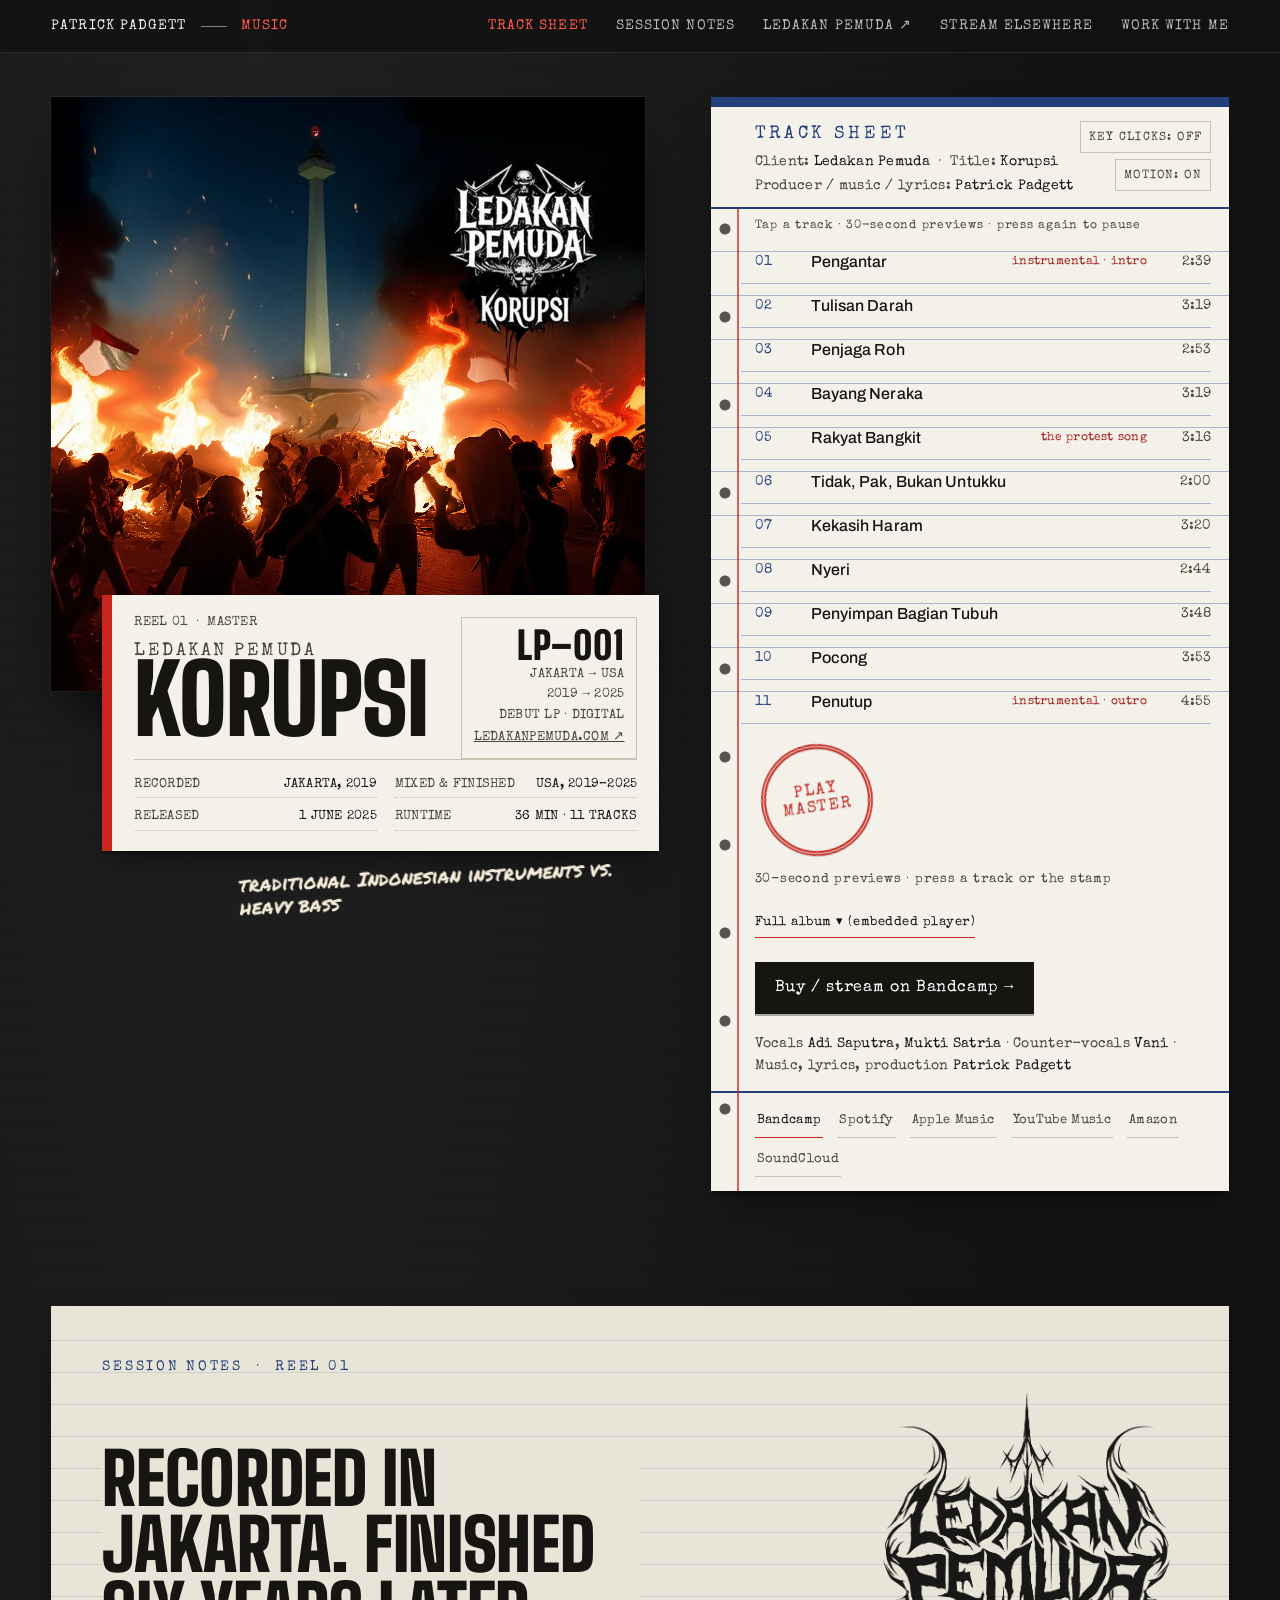
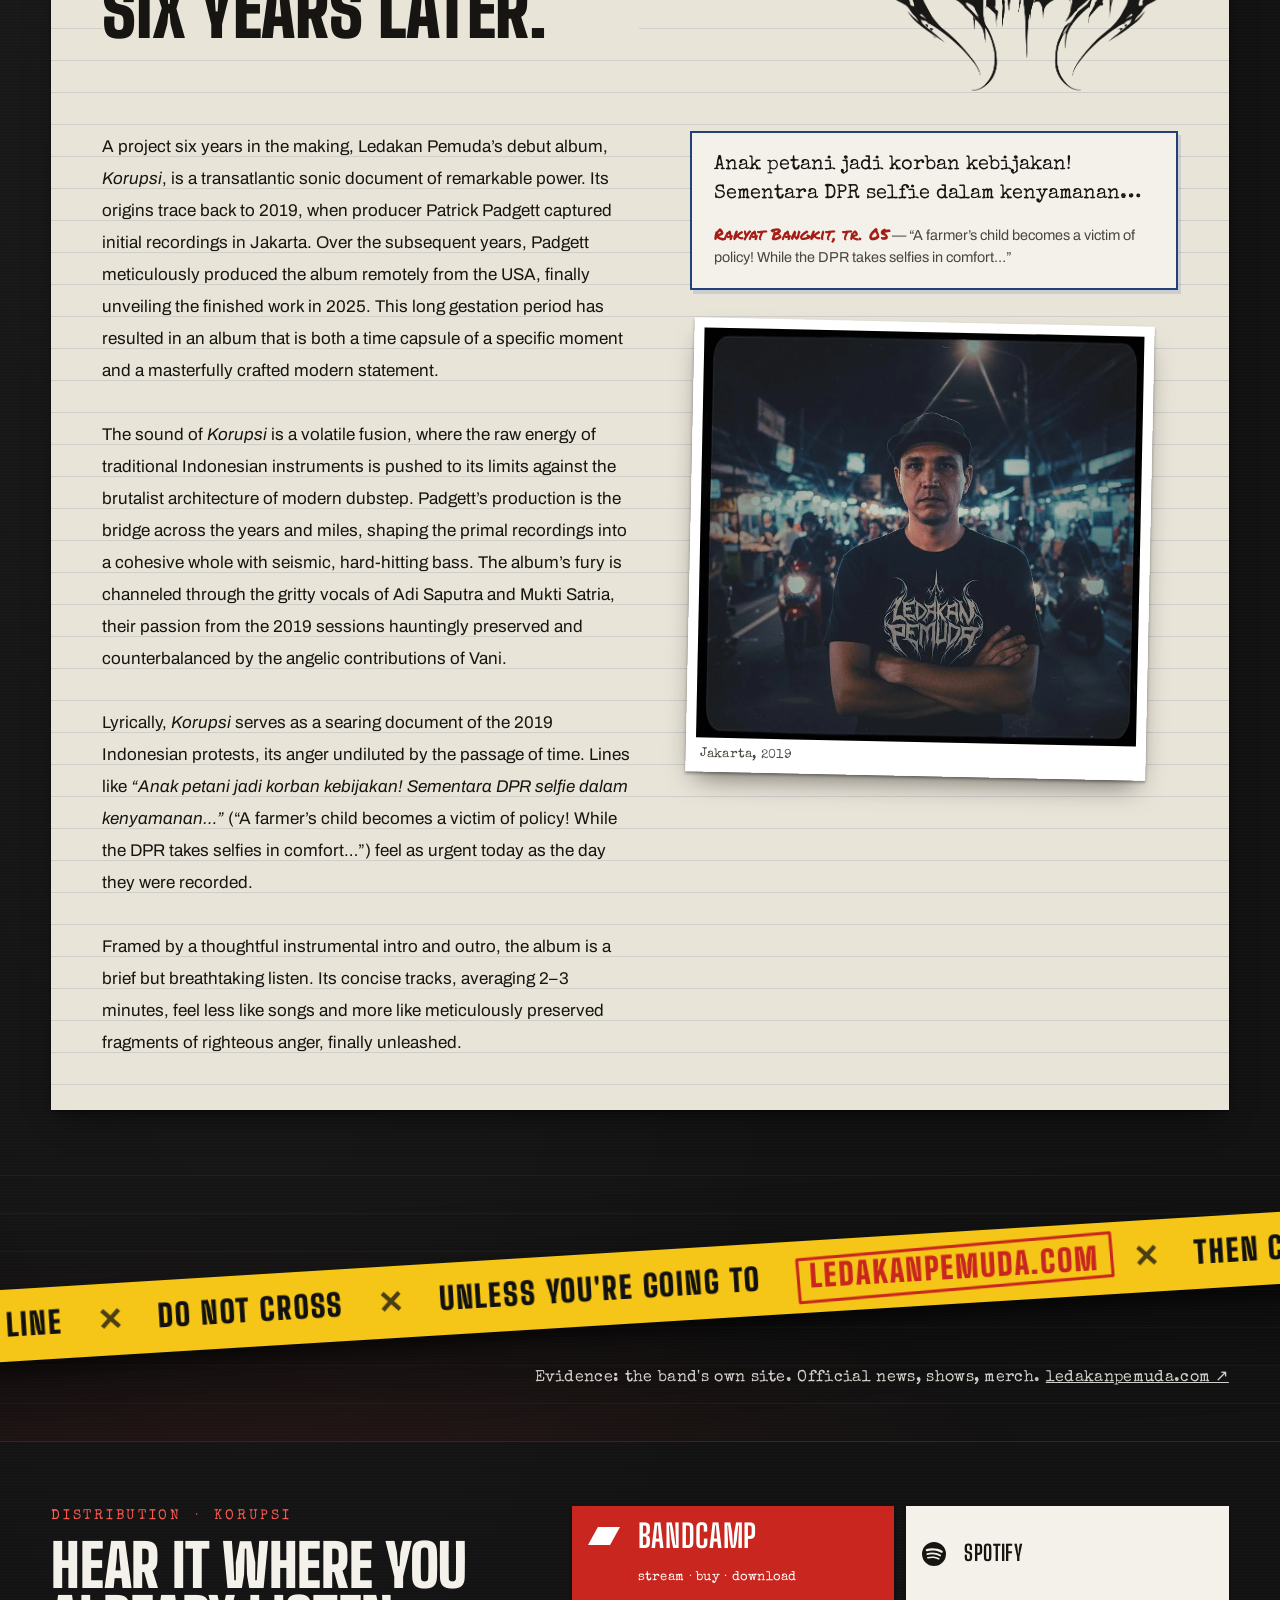
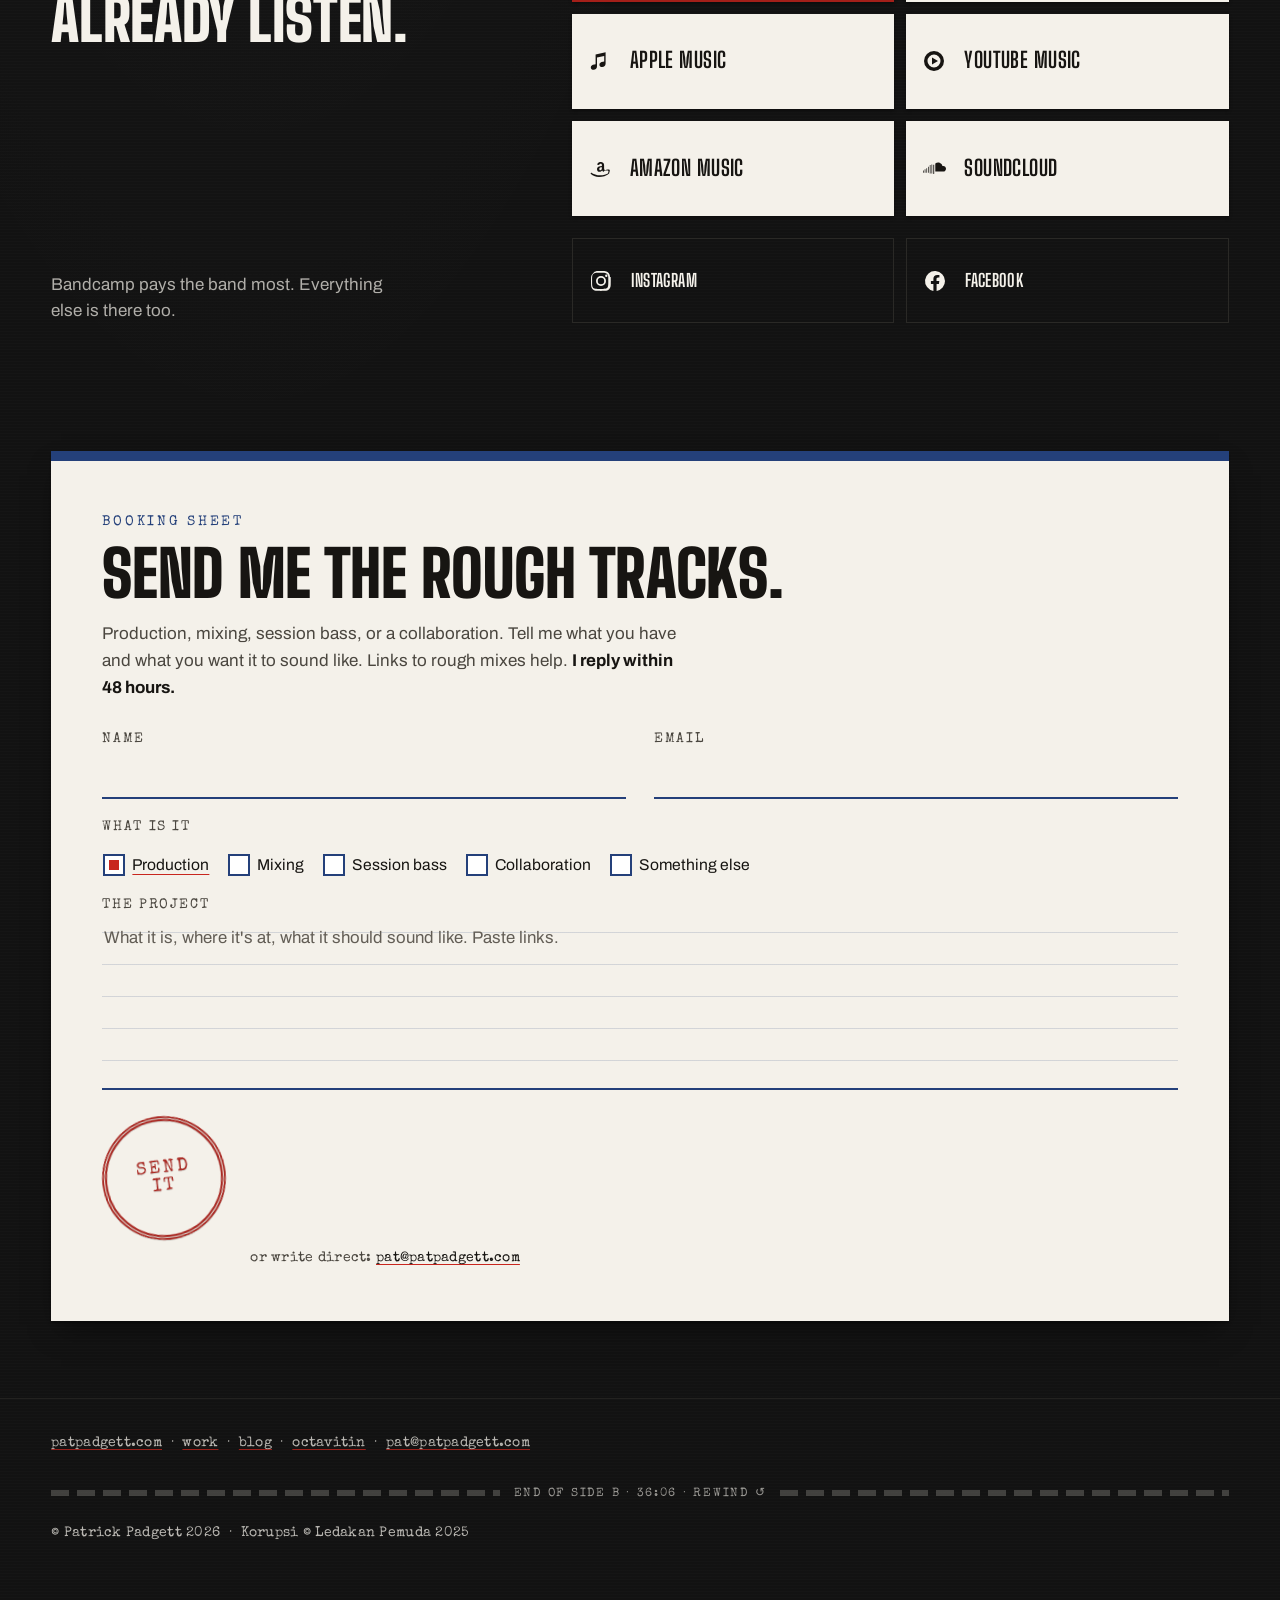
<file: index.html>
<!DOCTYPE html>
<html lang="en">
<head>
<!-- Hotjar Tracking Code for music.patpadgett.com -->
<script>
    (function(h,o,t,j,a,r){
        h.hj=h.hj||function(){(h.hj.q=h.hj.q||[]).push(arguments)};
        h._hjSettings={hjid:6780886,hjsv:6};
        a=o.getElementsByTagName('head')[0];
        r=o.createElement('script');r.async=1;
        r.src=t+h._hjSettings.hjid+j+h._hjSettings.hjsv;
        a.appendChild(r);
    })(window,document,'https://static.hotjar.com/c/hotjar-','.js?sv=');
</script>
<meta charset="utf-8">
<meta name="viewport" content="width=device-width, initial-scale=1">
<title>Patrick Padgett — Music · Korupsi by Ledakan Pemuda</title>
<meta name="description" content="Korupsi by Ledakan Pemuda, produced by Patrick Padgett. Recorded in Jakarta 2019, finished 2025. Traditional Indonesian instruments against heavy bass. 11 tracks.">
<meta property="og:title" content="Patrick Padgett — Music">
<meta property="og:description" content="Korupsi by Ledakan Pemuda. Recorded in Jakarta, 2019. Finished six years later.">
<meta property="og:image" content="https://music.patpadgett.com/assets/img/og.jpg">
<meta property="og:type" content="music.album">
<meta name="theme-color" content="#111111">
<link rel="icon" href="/favicon.ico" sizes="32x32"><link rel="icon" type="image/png" sizes="512x512" href="/assets/icon-512.png"><link rel="apple-touch-icon" href="/assets/apple-touch-icon.png"><link rel="canonical" href="https://music.patpadgett.com/">
<meta property="og:url" content="https://music.patpadgett.com/">
<meta name="twitter:card" content="summary_large_image">
<meta name="twitter:title" content="Korupsi by Ledakan Pemuda — produced by Patrick Padgett">
<meta name="twitter:image" content="https://music.patpadgett.com/assets/img/og.jpg">
<link rel="icon" href="assets/img/favicon.png" type="image/png">
<link rel="preload" href="assets/fonts/big-shoulders-var.woff2" as="font" type="font/woff2" crossorigin>
<link rel="preload" href="assets/fonts/special-elite-normal-400.woff2" as="font" type="font/woff2" crossorigin>
<link rel="stylesheet" href="styles.css">
<script type="application/ld+json">{"@context": "https://schema.org", "@type": "MusicAlbum", "@id": "https://music.patpadgett.com/#korupsi", "name": "Korupsi", "url": "https://music.patpadgett.com/", "image": "https://music.patpadgett.com/assets/img/korupsi-1600.webp", "datePublished": "2025-06-01", "albumReleaseType": "AlbumRelease", "albumProductionType": "StudioAlbum", "numTracks": 11, "inLanguage": "id", "byArtist": {"@type": "MusicGroup", "name": "Ledakan Pemuda", "url": "https://ledakanpemuda.com/", "sameAs": ["https://ledakanpemuda.bandcamp.com", "https://open.spotify.com/album/5g6EyCPLJNrGHiHMVUosbJ", "https://instagram.com/ledakanpemuda", "https://facebook.com/ledakanpemuda"]}, "producer": {"@type": "Person", "name": "Patrick Padgett", "url": "https://patpadgett.com", "sameAs": ["https://work.patpadgett.com", "https://www.linkedin.com/in/patpadgett"]}, "sameAs": ["https://ledakanpemuda.bandcamp.com/album/korupsi", "https://open.spotify.com/album/5g6EyCPLJNrGHiHMVUosbJ", "https://music.apple.com/gb/album/korupsi/1827343406", "https://music.youtube.com/playlist?list=OLAK5uy_nRIL_2eerZNtNPuJC19fuBYQ3dPwC9Sqs", "https://www.amazon.com/dp/B0FHWQ4KKN", "https://soundcloud.com/ledakanpemuda/sets/korupsi"], "track": {"@type": "ItemList", "numberOfItems": 11, "itemListElement": [{"@type": "ListItem", "position": 1, "item": {"@type": "MusicRecording", "name": "Pengantar", "duration": "PT2M39S", "byArtist": {"@type": "MusicGroup", "name": "Ledakan Pemuda"}, "inAlbum": {"@id": "https://music.patpadgett.com/#korupsi"}}}, {"@type": "ListItem", "position": 2, "item": {"@type": "MusicRecording", "name": "Tulisan Darah", "duration": "PT3M19S", "byArtist": {"@type": "MusicGroup", "name": "Ledakan Pemuda"}, "inAlbum": {"@id": "https://music.patpadgett.com/#korupsi"}}}, {"@type": "ListItem", "position": 3, "item": {"@type": "MusicRecording", "name": "Penjaga Roh", "duration": "PT2M53S", "byArtist": {"@type": "MusicGroup", "name": "Ledakan Pemuda"}, "inAlbum": {"@id": "https://music.patpadgett.com/#korupsi"}}}, {"@type": "ListItem", "position": 4, "item": {"@type": "MusicRecording", "name": "Bayang Neraka", "duration": "PT3M19S", "byArtist": {"@type": "MusicGroup", "name": "Ledakan Pemuda"}, "inAlbum": {"@id": "https://music.patpadgett.com/#korupsi"}}}, {"@type": "ListItem", "position": 5, "item": {"@type": "MusicRecording", "name": "Rakyat Bangkit", "duration": "PT3M16S", "byArtist": {"@type": "MusicGroup", "name": "Ledakan Pemuda"}, "inAlbum": {"@id": "https://music.patpadgett.com/#korupsi"}}}, {"@type": "ListItem", "position": 6, "item": {"@type": "MusicRecording", "name": "Tidak, Pak, Bukan Untukku", "duration": "PT2M0S", "byArtist": {"@type": "MusicGroup", "name": "Ledakan Pemuda"}, "inAlbum": {"@id": "https://music.patpadgett.com/#korupsi"}}}, {"@type": "ListItem", "position": 7, "item": {"@type": "MusicRecording", "name": "Kekasih Haram", "duration": "PT3M20S", "byArtist": {"@type": "MusicGroup", "name": "Ledakan Pemuda"}, "inAlbum": {"@id": "https://music.patpadgett.com/#korupsi"}}}, {"@type": "ListItem", "position": 8, "item": {"@type": "MusicRecording", "name": "Nyeri", "duration": "PT2M44S", "byArtist": {"@type": "MusicGroup", "name": "Ledakan Pemuda"}, "inAlbum": {"@id": "https://music.patpadgett.com/#korupsi"}}}, {"@type": "ListItem", "position": 9, "item": {"@type": "MusicRecording", "name": "Penyimpan Bagian Tubuh", "duration": "PT3M48S", "byArtist": {"@type": "MusicGroup", "name": "Ledakan Pemuda"}, "inAlbum": {"@id": "https://music.patpadgett.com/#korupsi"}}}, {"@type": "ListItem", "position": 10, "item": {"@type": "MusicRecording", "name": "Pocong", "duration": "PT3M53S", "byArtist": {"@type": "MusicGroup", "name": "Ledakan Pemuda"}, "inAlbum": {"@id": "https://music.patpadgett.com/#korupsi"}}}, {"@type": "ListItem", "position": 11, "item": {"@type": "MusicRecording", "name": "Penutup", "duration": "PT4M55S", "byArtist": {"@type": "MusicGroup", "name": "Ledakan Pemuda"}, "inAlbum": {"@id": "https://music.patpadgett.com/#korupsi"}}}]}}</script>
<script type="application/ld+json">{"@context": "https://schema.org", "@type": "WebPage", "url": "https://music.patpadgett.com/", "name": "Patrick Padgett — Music", "isPartOf": {"@type": "WebSite", "url": "https://patpadgett.com/", "name": "Patrick Padgett"}, "about": {"@id": "https://music.patpadgett.com/#korupsi"}}</script>
</head>
<body>

<a class="skip" href="#sheet">Skip to the track sheet</a>

<header class="spine" aria-label="Site">
  <a class="spine__name" href="https://patpadgett.com">Patrick Padgett</a>
  <span class="spine__sep" aria-hidden="true"></span>
  <span class="spine__sub">Music</span>
  <nav class="spine__nav" aria-label="Sections">
    <a href="#sheet">Track sheet</a>
    <a href="#story">Session notes</a>
    <a href="https://ledakanpemuda.com/">Ledakan Pemuda ↗</a>
    <a href="#outlets">Stream elsewhere</a>
    <a href="#hire">Work with me</a>
  </nav>
</header>

<!-- ============ REEL 01 : KORUPSI ============ -->
<main>
<section class="box box--lead" id="korupsi" aria-labelledby="korupsi-title">

  <div class="reel">
    <figure class="reel__cover">
      <img src="assets/img/korupsi-1600.webp"
           srcset="assets/img/korupsi-800.webp 800w, assets/img/korupsi-1600.webp 1600w"
           sizes="(min-width: 960px) 52vw, 92vw"
           width="1600" height="1600"
           alt="Korupsi album cover: a night riot in front of Jakarta's National Monument, silhouetted crowd and fires, Ledakan Pemuda logo top right"
           fetchpriority="high">
    </figure>
    <div class="reel__label">
      <p class="tw">REEL 01 &nbsp;·&nbsp; MASTER</p>
      <h1 class="reel__title" id="korupsi-title"><span class="reel__artist">Ledakan Pemuda</span><span class="reel__album">Korupsi</span></h1>
      <p class="reel__by tw">Produced, mixed &amp; written by <b>Patrick Padgett</b></p>
      <p class="reel__go" aria-label="Shortcuts"><a class="go go--listen" href="#sheet">PLAY<small>30&#8209;second previews</small></a><a class="go--book tw" href="#hire">Work with me → booking sheet</a></p>
      <p class="reel__cat tw"><b>LP–001</b><span>Jakarta → USA</span><span>2019 → 2025</span><span>Debut LP · digital</span><a href="https://ledakanpemuda.com/">ledakanpemuda.com ↗</a></p>
      <dl class="reel__meta tw">
        <div><dt>Recorded</dt><dd>Jakarta, 2019</dd></div>
        <div><dt>Mixed &amp; finished</dt><dd>USA, 2019–2025</dd></div>
        <div><dt>Released</dt><dd>1 June 2025</dd></div>
        <div><dt>Runtime</dt><dd>36 min · 11 tracks</dd></div>
      </dl>
      <p class="reel__note pencil">traditional Indonesian instruments vs. heavy bass</p>
    </div>
  </div>

  <div class="sheet" id="sheet">
    <div class="sheet__head">
      <p class="tw sheet__kind">TRACK SHEET</p>
      <p class="tw sheet__client">Client: <b>Ledakan Pemuda</b> &nbsp;·&nbsp; Title: <b>Korupsi</b></p>
      <p class="tw sheet__eng">Producer / music / lyrics: <b>Patrick Padgett</b></p>
    </div>

    <p class="tracks__hint tw">Tap a track · 30-second previews · press again to pause</p>
    <ol class="tracks" id="tracks" aria-label="Korupsi track list — 30-second previews">
      <li><span class="tracks__n">01</span><span class="tracks__t" lang="id">Pengantar</span><span class="tracks__note tw">instrumental · intro</span><span class="tracks__d">2:39</span></li>
      <li><span class="tracks__n">02</span><span class="tracks__t" lang="id">Tulisan Darah</span><span class="tracks__note tw"></span><span class="tracks__d">3:19</span></li>
      <li><span class="tracks__n">03</span><span class="tracks__t" lang="id">Penjaga Roh</span><span class="tracks__note tw"></span><span class="tracks__d">2:53</span></li>
      <li><span class="tracks__n">04</span><span class="tracks__t" lang="id">Bayang Neraka</span><span class="tracks__note tw"></span><span class="tracks__d">3:19</span></li>
      <li><span class="tracks__n">05</span><span class="tracks__t" lang="id">Rakyat Bangkit</span><span class="tracks__note tw">the protest song</span><span class="tracks__d">3:16</span></li>
      <li><span class="tracks__n">06</span><span class="tracks__t" lang="id">Tidak, Pak, Bukan Untukku</span><span class="tracks__note tw"></span><span class="tracks__d">2:00</span></li>
      <li><span class="tracks__n">07</span><span class="tracks__t" lang="id">Kekasih Haram</span><span class="tracks__note tw"></span><span class="tracks__d">3:20</span></li>
      <li><span class="tracks__n">08</span><span class="tracks__t" lang="id">Nyeri</span><span class="tracks__note tw"></span><span class="tracks__d">2:44</span></li>
      <li><span class="tracks__n">09</span><span class="tracks__t" lang="id">Penyimpan Bagian Tubuh</span><span class="tracks__note tw"></span><span class="tracks__d">3:48</span></li>
      <li><span class="tracks__n">10</span><span class="tracks__t" lang="id">Pocong</span><span class="tracks__note tw"></span><span class="tracks__d">3:53</span></li>
      <li><span class="tracks__n">11</span><span class="tracks__t" lang="id">Penutup</span><span class="tracks__note tw">instrumental · outro</span><span class="tracks__d">4:55</span></li>
    </ol>

    <div class="sheet__player">
      <button class="stamp" type="button" id="play-stamp" aria-pressed="false" aria-label="Play 30-second previews, from track 1">
        <span class="stamp__ring"></span>
        <span class="stamp__text">PLAY<br>MASTER</span>
      </button>
      <div class="transport tw" id="transport"><span class="transport__now" aria-live="polite" aria-atomic="true">30-second previews · press a track or the stamp</span><span class="transport__time" aria-hidden="true"></span></div>
      <audio id="preview" preload="none"></audio>
      <noscript><p class="tw player__fallback">Previews need JavaScript. <a href="https://ledakanpemuda.bandcamp.com/album/korupsi">Listen on Bandcamp ↗</a></p></noscript>
      <button class="tw player__toggle" type="button" id="bc-toggle" aria-controls="bc-player" aria-expanded="false">Full album ▾ (embedded player)</button>
      <div class="player" id="bc-player" hidden>
        <iframe title="Korupsi by Ledakan Pemuda — Bandcamp player"
                data-src="https://bandcamp.com/EmbeddedPlayer/album=4077483661/size=large/bgcol=111111/linkcol=c8261e/tracklist=true/artwork=none/transparent=true/"
                seamless loading="lazy"></iframe>
        <a class="player__fallback tw" href="https://ledakanpemuda.bandcamp.com/album/korupsi">Open on Bandcamp ↗</a>
      </div>
      <a class="sheet__bandcamp tw" href="https://ledakanpemuda.bandcamp.com/album/korupsi">Buy / stream on Bandcamp →</a>
    </div>

    <p class="sheet__credits tw">
      Vocals <b>Adi Saputra</b>, <b>Mukti Satria</b> · Counter-vocals <b>Vani</b> · Music, lyrics, production <b>Patrick Padgett</b>
    </p>
    <ul class="sheet__outlets tw" aria-label="Also on">
      <li><a href="https://ledakanpemuda.bandcamp.com/album/korupsi">Bandcamp</a></li>
      <li><a href="https://open.spotify.com/album/5g6EyCPLJNrGHiHMVUosbJ">Spotify</a></li>
      <li><a href="https://music.apple.com/gb/album/korupsi/1827343406">Apple Music</a></li>
      <li><a href="https://music.youtube.com/playlist?list=OLAK5uy_nRIL_2eerZNtNPuJC19fuBYQ3dPwC9Sqs">YouTube Music</a></li>
      <li><a href="https://www.amazon.com/dp/B0FHWQ4KKN">Amazon</a></li>
      <li><a href="https://soundcloud.com/ledakanpemuda/sets/korupsi">SoundCloud</a></li>
    </ul>
  </div>
</section>

<!-- ============ SESSION NOTES ============ -->
<section class="notes" id="story" aria-labelledby="story-title">
  <div class="notes__paper">
    <p class="tw notes__kind">SESSION NOTES &nbsp;·&nbsp; REEL 01</p>
    <div class="notes__head">
      <h2 id="story-title" class="notes__title">Recorded in Jakarta. Finished six years later.</h2>
      <img class="notes__logo" src="assets/img/lp-logo-spiky.webp" width="657" height="657" loading="lazy" alt="Ledakan Pemuda wordmark in spiked lettering">
    </div>
    <div class="notes__cols">
      <div class="notes__col">
        <p>A project six years in the making, Ledakan Pemuda’s debut album, <cite>Korupsi</cite>, is a transatlantic sonic document of remarkable power. Its origins trace back to 2019, when producer Patrick Padgett captured initial recordings in Jakarta. Over the subsequent years, Padgett meticulously produced the album remotely from the USA, finally unveiling the finished work in 2025. This long gestation period has resulted in an album that is both a time capsule of a specific moment and a masterfully crafted modern statement.</p>
        <p>The sound of <cite>Korupsi</cite> is a volatile fusion, where the raw energy of traditional Indonesian instruments is pushed to its limits against the brutalist architecture of modern dubstep. Padgett’s production is the bridge across the years and miles, shaping the primal recordings into a cohesive whole with seismic, hard-hitting bass. The album’s fury is channeled through the gritty vocals of Adi Saputra and Mukti Satria, their passion from the 2019 sessions hauntingly preserved and counterbalanced by the angelic contributions of Vani.</p>
        <p>Lyrically, <cite>Korupsi</cite> serves as a searing document of the 2019 Indonesian protests, its anger undiluted by the passage of time. Lines like <q lang="id">Anak petani jadi korban kebijakan! Sementara DPR selfie dalam kenyamanan…</q> (“A farmer’s child becomes a victim of policy! While the DPR takes selfies in comfort…”) feel as urgent today as the day they were recorded.</p>
        <p>Framed by a thoughtful instrumental intro and outro, the album is a brief but breathtaking listen. Its concise tracks, averaging 2–3 minutes, feel less like songs and more like meticulously preserved fragments of righteous anger, finally unleashed.</p>
      </div>
      <div class="notes__col notes__col--side">
        <blockquote class="lyric" lang="id">
          <p>Anak petani jadi korban kebijakan!<br>Sementara DPR selfie dalam kenyamanan…</p>
          <footer lang="en"><span class="pencil">Rakyat Bangkit, tr. 05</span> — “A farmer’s child becomes a victim of policy! While the DPR takes selfies in comfort…”</footer>
        </blockquote>
        <figure class="notes__photo">
          <img src="assets/img/lp-portrait.webp" width="859" height="800" loading="lazy" alt="Man in a flat cap with arms crossed, wearing a Ledakan Pemuda shirt on a night street in Jakarta with motorbikes behind him">
          <figcaption class="tw">Jakarta, 2019</figcaption>
        </figure>
      </div>
    </div>
  </div>
</section>

<!-- ============ POLICE TAPE → ledakanpemuda.com ============ -->
<aside class="scene" aria-label="Link to ledakanpemuda.com">
  <a class="tape" href="https://ledakanpemuda.com/" rel="noopener">
    <span class="tape__ribbon" aria-hidden="true">
      <span class="tape__seg">POLICE LINE</span><span class="tape__seg tape__seg--x">✕</span><span class="tape__seg">DO NOT CROSS</span><span class="tape__seg tape__seg--x">✕</span><span class="tape__seg">UNLESS YOU'RE GOING TO</span><span class="tape__seg tape__seg--url">LEDAKANPEMUDA.COM</span><span class="tape__seg tape__seg--x">✕</span><span class="tape__seg">THEN CROSS. ABSOLUTELY CROSS.</span><span class="tape__seg tape__seg--x">✕</span><span class="tape__seg">POLICE LINE</span><span class="tape__seg tape__seg--x">✕</span><span class="tape__seg">DO NOT CROSS</span><span class="tape__seg tape__seg--x">✕</span><span class="tape__seg">UNLESS YOU'RE GOING TO</span><span class="tape__seg tape__seg--url">LEDAKANPEMUDA.COM</span><span class="tape__seg tape__seg--x">✕</span><span class="tape__seg">THEN CROSS. ABSOLUTELY CROSS.</span><span class="tape__seg tape__seg--x">✕</span>
    </span>
    <span class="tape__sr">Police line — do not cross, unless you're going to ledakanpemuda.com. Then cross. Absolutely cross.</span>
  </a>
  <p class="scene__tag tw">Evidence: the band's own site. Official news, shows, merch. <a href="https://ledakanpemuda.com/">ledakanpemuda.com ↗</a></p>
</aside>

<!-- ============ OUTLETS ============ -->
<section class="outlets" id="outlets" aria-labelledby="outlets-title">
  <div class="outlets__label">
    <p class="tw">DISTRIBUTION &nbsp;·&nbsp; KORUPSI</p>
    <h2 id="outlets-title">Hear it where you already listen.</h2>
    <p class="outlets__lede">Bandcamp pays the band most. Everything else is there too.</p>
  </div>
  <ul class="outlets__list">
    <li><a class="outlet outlet--primary" href="https://ledakanpemuda.bandcamp.com/album/korupsi"><svg viewBox="0 0 24 24" aria-hidden="true"><path d="M0 18.75l7.437-13.5H24l-7.438 13.5H0z"/></svg><span>Bandcamp</span><small class="tw">stream · buy · download</small></a></li>
    <li><a class="outlet" href="https://open.spotify.com/album/5g6EyCPLJNrGHiHMVUosbJ"><svg viewBox="0 0 24 24" aria-hidden="true"><path d="M12 0a12 12 0 100 24 12 12 0 000-24zm5.5 17.3a.75.75 0 01-1.03.25c-2.82-1.72-6.37-2.11-10.55-1.16a.75.75 0 01-.33-1.46c4.57-1.05 8.5-.6 11.66 1.33.35.22.46.68.25 1.04zm1.47-3.27a.94.94 0 01-1.29.31c-3.23-1.99-8.15-2.56-11.97-1.4a.94.94 0 11-.54-1.79c4.36-1.33 9.78-.69 13.49 1.6.44.27.58.85.31 1.28zm.13-3.4C15.24 8.33 8.89 8.11 5.2 9.23a1.12 1.12 0 11-.65-2.15c4.24-1.29 11.28-1.04 15.72 1.6a1.12 1.12 0 01-1.17 1.95z"/></svg><span>Spotify</span></a></li>
    <li><a class="outlet" href="https://music.apple.com/gb/album/korupsi/1827343406"><svg viewBox="0 0 24 24" aria-hidden="true"><path d="M17.6 3.2v11.3c0 2.1-1.3 3.6-3.4 3.6-1.6 0-2.8-1-2.8-2.4 0-1.6 1.4-2.6 3.6-2.9l1.2-.2V7.1L9 8.4v8.9c0 2.1-1.3 3.5-3.4 3.5-1.6 0-2.8-1-2.8-2.4 0-1.6 1.4-2.6 3.6-2.9l1.2-.2V5.4L17.6 3.2z"/></svg><span>Apple Music</span></a></li>
    <li><a class="outlet" href="https://music.youtube.com/playlist?list=OLAK5uy_nRIL_2eerZNtNPuJC19fuBYQ3dPwC9Sqs"><svg viewBox="0 0 24 24" aria-hidden="true"><path d="M12 2a10 10 0 100 20 10 10 0 000-20zm0 3.5a6.5 6.5 0 110 13 6.5 6.5 0 010-13zm-2 3v7l6-3.5-6-3.5z"/></svg><span>YouTube Music</span></a></li>
    <li><a class="outlet" href="https://www.amazon.com/dp/B0FHWQ4KKN"><svg viewBox="0 0 24 24" aria-hidden="true"><path d="M3 16.5c4.8 3.6 12.6 3.8 17.7.4.4-.3.8.2.4.6C18.6 20 14.5 21 11 21c-3.4 0-6.5-1.2-8.6-3.4-.3-.3 0-.6.4-.4l.2.3zm17.4-1.6c-.4-.5-2.6-.2-3.6-.1-.3 0-.3-.2-.1-.4 1.8-1.2 4.6-.9 5-.5.3.4-.1 3.3-1.8 4.7-.3.2-.5.1-.4-.2.4-.9 1.2-3 .9-3.5zM13 6c-1.6 0-3.4.6-3.8 2.5-.1.2.1.3.2.3l1.6.2c.2 0 .3-.2.3-.3.1-.7.7-1 1.4-1 .4 0 .8.1 1 .5.3.4.2 1 .2 1.4v.3c-1 .1-2.2.2-3.1.6-1 .4-1.8 1.3-1.8 2.7 0 1.7 1.1 2.6 2.5 2.6 1.2 0 1.8-.3 2.7-1.2.3.4.4.6.9 1.1.1.1.3.1.4 0l1.3-1.1c.1-.1.1-.3 0-.4-.3-.5-.7-.9-.7-1.7V10c0-1.2.1-2.3-.8-3.1C14.6 6.2 13.7 6 13 6zm.9 5.6c0 .7 0 1.3-.3 1.9-.3.5-.7.8-1.2.8-.7 0-1.1-.5-1.1-1.3 0-1.5 1.3-1.7 2.6-1.7v.3z"/></svg><span>Amazon Music</span></a></li>
    <li><a class="outlet" href="https://soundcloud.com/ledakanpemuda/sets/korupsi"><svg viewBox="0 0 24 24" aria-hidden="true"><path d="M1 14.5v2.2h.7v-2.2H1zm1.7-1.2v3.4h.7v-3.4h-.7zm1.7-1v4.4h.7v-4.4h-.7zm1.7-1.5v5.9h.7v-5.9h-.7zM7.8 9v8.6h.7V9h-.7zm1.7-.6v9.2h.7V8.4h-.7zm1.8.6c0-.2 0-.3.2-.3h.5c.2 0 .2.1.2.3v8.6c0 .2 0 .3-.2.3h-.5c-.2 0-.2-.1-.2-.3V9zm2-1.6c1.9-1.5 4.7-1.3 6.2.6.5.6.8 1.3.9 2 .3-.1.6-.1.9-.1 1.5 0 2.7 1.3 2.7 2.8 0 1.6-1.2 2.8-2.7 2.9h-8V7.4z"/></svg><span>SoundCloud</span></a></li>
    <li><a class="outlet outlet--social" href="https://instagram.com/ledakanpemuda"><svg viewBox="0 0 24 24" aria-hidden="true"><path d="M12 7a5 5 0 100 10 5 5 0 000-10zm0 8.2a3.2 3.2 0 110-6.4 3.2 3.2 0 010 6.4zM17.3 5.5a1.2 1.2 0 100 2.4 1.2 1.2 0 000-2.4zM21 8c-.1-1.6-.4-3-1.6-4.2S16.8 2.2 15.2 2.1C13.6 2 10.4 2 8.8 2.1 7.2 2.2 5.8 2.5 4.6 3.7S2.2 6.4 2.1 8C2 9.6 2 14.4 2.1 16c.1 1.6.4 3 1.6 4.2s2.6 1.5 4.2 1.6c1.6.1 6.4.1 8 0 1.6-.1 3-.4 4.2-1.6s1.5-2.6 1.6-4.2c.1-1.6.1-6.4 0-8zm-2.1 9.7c-.3.9-1 1.5-1.9 1.9-1.3.5-4.4.4-5.8.4s-4.5.1-5.8-.4c-.9-.3-1.5-1-1.9-1.9-.5-1.3-.4-4.4-.4-5.8s-.1-4.5.4-5.8c.3-.9 1-1.5 1.9-1.9 1.3-.5 4.4-.4 5.8-.4s4.5-.1 5.8.4c.9.3 1.5 1 1.9 1.9.5 1.3.4 4.4.4 5.8s.1 4.5-.4 5.8z"/></svg><span>Instagram</span></a></li>
    <li><a class="outlet outlet--social" href="https://facebook.com/ledakanpemuda"><svg viewBox="0 0 24 24" aria-hidden="true"><path d="M22 12a10 10 0 10-11.6 9.9v-7H7.9V12h2.5V9.8c0-2.5 1.5-3.9 3.8-3.9 1.1 0 2.2.2 2.2.2v2.5h-1.3c-1.2 0-1.6.8-1.6 1.6V12h2.8l-.4 2.9h-2.3v7A10 10 0 0022 12z"/></svg><span>Facebook</span></a></li>
  </ul>
</section>

<!-- ============ HIRE ============ -->
<section class="hire" id="hire" aria-labelledby="hire-title">
  <div class="hire__paper">
    <p class="tw hire__kind">BOOKING SHEET</p>
    <h2 id="hire-title">Send me the rough tracks.</h2>
    <p class="hire__lede">Production, mixing, session bass, or a collaboration. Tell me what you have and what you want it to sound like. Links to rough mixes help. <b class="hire__promise">I reply within 48 hours.</b></p>

    <form class="booking" action="/api/booking" method="post" novalidate>
      <div class="received" aria-hidden="true" hidden><b>Received</b><span class="received__d"></span><span>Reply in 48 h · Tampa</span></div>
      <p class="booking__done tw" hidden></p>
      <div class="field">
        <label for="f-name">Name</label>
        <input id="f-name" aria-describedby="f-name-err" name="name" type="text" autocomplete="name" required><span class="field__err tw" id="f-name-err" hidden></span>
      </div>
      <div class="field">
        <label for="f-email">Email</label>
        <input id="f-email" aria-describedby="f-email-err" name="email" type="email" autocomplete="email" required><span class="field__err tw" id="f-email-err" hidden></span>
      </div>
      <fieldset class="field field--radio">
        <legend>What is it</legend>
        <label><input type="radio" name="type" value="production" checked><span>Production</span></label>
        <label><input type="radio" name="type" value="mixing"><span>Mixing</span></label>
        <label><input type="radio" name="type" value="bass"><span>Session bass</span></label>
        <label><input type="radio" name="type" value="collab"><span>Collaboration</span></label>
        <label><input type="radio" name="type" value="other"><span>Something else</span></label>
      </fieldset>
      <div class="field field--wide">
        <label for="f-msg">The project</label>
        <textarea id="f-msg" aria-describedby="f-msg-err" name="message" rows="5" required placeholder="What it is, where it's at, what it should sound like. Paste links."></textarea><span class="field__err tw" id="f-msg-err" hidden></span>
      </div>
      <input type="hidden" name="source" value="music.patpadgett.com">
      <div class="field field--submit">
        <button class="stamp stamp--submit" type="submit"><span class="stamp__ring"></span><span class="stamp__text">SEND<br>IT</span></button>
        <p class="booking__status tw" role="status" aria-live="polite"></p>
        <p class="tw booking__alt">or write direct: <a href="mailto:pat@patpadgett.com">pat@patpadgett.com</a></p>
      </div>
    </form>
  </div>
</section>
</main>

<svg width="0" height="0" style="position:absolute" aria-hidden="true"><filter id="rough"><feTurbulence baseFrequency=".9" numOctaves="2" seed="3"/><feDisplacementMap in="SourceGraphic" scale="1.6"/></filter></svg>
<div class="mini tw" id="mini" aria-label="Now playing"><button class="mini__btn" type="button" id="mini-btn" aria-label="Pause preview">❚❚</button><span class="mini__now" id="mini-now"></span><span class="mini__time" id="mini-time" aria-hidden="true"></span><a class="mini__up" href="#sheet" aria-label="Back to the track sheet">↑</a><button class="mini__x" type="button" id="mini-x" aria-label="Close player">×</button></div>
<footer class="foot">
  <p class="tw"><a href="https://patpadgett.com">patpadgett.com</a> &nbsp;·&nbsp; <a href="https://work.patpadgett.com">work</a> &nbsp;·&nbsp; <a href="https://blog.patpadgett.com">blog</a> &nbsp;·&nbsp; <a href="https://octavitin.patpadgett.com/">octavitin</a> &nbsp;·&nbsp; <a href="mailto:pat@patpadgett.com">pat@patpadgett.com</a></p>
  <button class="leader" type="button" aria-label="End of tape. Rewind to the top">End of side B · 36:06 · rewind ↺</button>
  <p class="tw">© Patrick Padgett 2026 &nbsp;·&nbsp; Korupsi © Ledakan Pemuda 2025</p>
</footer>

<script src="script.js" defer></script>
<script src="overdrive.js" defer></script>
</body>
</html>
</file>
<file: styles.css>
/* ==========================================================================
   Patrick Padgett — Music · music.patpadgett.com
   World: tape box & track sheet. Black box board, white label stock,
   blue-ruled sheet grid, typewriter + grease pencil, one red stamp.
   ========================================================================== */

@font-face{font-family:"Big Shoulders";src:url("assets/fonts/big-shoulders-var.woff2") format("woff2");font-weight:100 900;font-display:swap}
@font-face{font-family:"Archivo";src:url("assets/fonts/archivo-var.woff2") format("woff2");font-weight:100 900;font-style:normal;font-display:swap}
@font-face{font-family:"Archivo";src:url("assets/fonts/archivo-italic-400.woff2") format("woff2");font-weight:400;font-style:italic;font-display:swap}
@font-face{font-family:"Special Elite";src:url("assets/fonts/special-elite-normal-400.woff2") format("woff2");font-weight:400;font-display:swap}
@font-face{font-family:"Permanent Marker";src:url("assets/fonts/permanent-marker-normal-400.woff2") format("woff2");font-weight:400;font-display:swap}

:root{
  --box:#121212;          /* tape box board */
  --box-2:#1c1b19;        /* box, lit */
  --board-line:#2a2926;
  --paper:#f4f1ea;        /* label stock */
  --paper-2:#e9e4d8;      /* aged paper */
  --paper-line:#c9c2b2;
  --ink:#171512;          /* typewriter ink */
  --ink-2:#4a463f;
  --rule:#24407a;         /* track sheet blue */
  --rule-soft:#aab4cc;
  --red:#c8261e;          /* stamp ink */
  --red-2:#a51d17;
  --pencil:#2f2a25;

  --f-display:"Big Shoulders",Impact,"Arial Narrow",sans-serif;
  --f-body:"Archivo",system-ui,sans-serif;
  --f-tw:"Special Elite","Courier New",monospace;
  --f-pencil:"Permanent Marker",cursive;

  --gutter:clamp(18px,4vw,56px);
  --row:44px;
  --shadow-paper:0 2px 3px rgba(0,0,0,.35),0 14px 28px -10px rgba(0,0,0,.55);
  --ease:cubic-bezier(.2,.8,.2,1);
}

*,*::before,*::after{box-sizing:border-box}
html{scroll-behavior:smooth;-webkit-text-size-adjust:100%}
@media (prefers-reduced-motion:reduce){html{scroll-behavior:auto}}
body{
  margin:0;background:var(--box);color:var(--paper);font-family:var(--f-body);
  font-size:1.0625rem;line-height:1.5;
  background-image:
    radial-gradient(ellipse at 20% 0%,rgba(255,255,255,.06),transparent 55%),
    repeating-linear-gradient(0deg,rgba(255,255,255,.012) 0 1px,transparent 1px 3px);
  accent-color:var(--red);
}
::selection{background:var(--red);color:#fff}
.tw{font-family:var(--f-tw);letter-spacing:.02em}
.pencil{font-family:var(--f-pencil);color:var(--pencil)}
img{display:block;max-width:100%;height:auto}
a{color:inherit}
:focus-visible{outline:3px solid var(--red);outline-offset:3px}
button{font:inherit;color:inherit}
h1,h2,h3{margin:0;font-family:var(--f-display);font-weight:800;line-height:.92;letter-spacing:-.005em;text-wrap:balance}
p{margin:0}
[hidden]{display:none !important}

.skip{position:absolute;left:8px;top:-60px;background:var(--red);color:#fff;padding:8px 14px;z-index:99;font-family:var(--f-tw)}
.skip:focus{top:8px}

/* ---------- spine (header) ---------- */
.spine{
  position:sticky;top:0;z-index:20;
  display:flex;align-items:center;gap:14px;
  padding:10px var(--gutter);
  background:rgba(18,18,18,.85);backdrop-filter:blur(6px);
  border-bottom:1px solid var(--board-line);
  font-family:var(--f-tw);font-size:.85rem;text-transform:uppercase;letter-spacing:.08em;
}
.spine__name{text-decoration:none;color:var(--paper)}
.spine__sep{width:26px;height:1px;background:var(--paper);opacity:.5}
.spine__sub{color:#ff5a4f}
.spine__nav{margin-left:auto;display:flex;gap:clamp(12px,2.2vw,28px)}
.spine__nav a{text-decoration:none;color:var(--paper);opacity:.75;transition:opacity .2s;display:inline-block;padding:6px 0;min-height:24px}
.spine__nav a.is-active{opacity:1;color:#ff5a4f}
.spine__nav a:hover{opacity:1;text-decoration:underline;text-underline-offset:5px;text-decoration-color:var(--red)}
@media (max-width:760px){.spine__nav{display:none}}

/* ---------- lead box: reel + sheet ---------- */
.box--lead{
  display:grid;grid-template-columns:minmax(0,54fr) minmax(0,46fr);min-width:0;
  gap:var(--gutter);padding:clamp(20px,3.5vw,44px) var(--gutter) clamp(36px,5vw,72px);
  align-items:start;
}
.reel{position:relative;min-width:0}
.sheet{min-width:0}
.reel__cover{
  margin:0;position:relative;
  box-shadow:0 30px 60px -20px rgba(0,0,0,.9),0 0 0 1px rgba(255,255,255,.06);
}
.reel__cover{max-width:min(100%,66vh,640px)}
.reel__cover img{width:100%;aspect-ratio:1;object-fit:contain;display:block}
.reel__label{
  margin-top:-96px;margin-left:clamp(28px,4vw,56px);margin-right:0;
  position:relative;z-index:2;
  background:var(--paper);color:var(--ink);
  padding:18px 22px 20px;
  box-shadow:var(--shadow-paper);
  background-image:linear-gradient(90deg,var(--red) 0 10px,transparent 10px);
  padding-left:32px;
}
.reel__label .tw{font-size:.8rem;color:var(--ink-2);text-transform:uppercase}
.reel__title{display:flex;flex-direction:column;margin:6px 0 14px}
.reel__label{display:grid;grid-template-columns:1fr auto;grid-template-areas:'k cat' 'title cat' 'meta meta' ;column-gap:24px}
.reel__label>.tw:first-child{grid-area:k}.reel__title{grid-area:title}.reel__meta{grid-area:meta}
.reel__cat{grid-area:cat;align-self:start;justify-self:end;text-align:right;font-size:.78rem;color:var(--ink-2);line-height:1.6;border:1px solid var(--paper-line);padding:8px 12px;margin-top:4px}
.reel__cat span{display:block}
.reel__cat b{display:block;font-family:var(--f-display);font-size:2.4rem;line-height:1;color:var(--ink);font-weight:900;letter-spacing:.02em}
.reel__artist{font-family:var(--f-tw);font-weight:400;font-size:clamp(1rem,1.4vw,1.25rem);letter-spacing:.14em;text-transform:uppercase;color:var(--ink-2)}
.reel__album{font-size:clamp(3.4rem,7.5vw,6rem);line-height:.85;letter-spacing:-.01em;color:var(--ink);text-transform:uppercase;font-weight:900}
.reel__meta{margin:0;display:grid;grid-template-columns:1fr 1fr;gap:6px 18px;font-size:.8rem;border-top:1px solid var(--paper-line);padding-top:12px}
.reel__meta div{display:flex;gap:8px;justify-content:space-between;border-bottom:1px dotted var(--paper-line);padding:3px 0}
.reel__meta dt{color:var(--ink-2)}
.reel__meta dd{margin:0;color:var(--ink)}
.reel__note{position:absolute;right:0;bottom:-58px;z-index:3;transform:rotate(-2.5deg);font-size:clamp(1.15rem,1.6vw,1.45rem);color:#f4ecd8;max-width:30ch;line-height:1.1;text-shadow:none}

/* track sheet */
.sheet{
  background:var(--paper);color:var(--ink);
  box-shadow:var(--shadow-paper);
  position:relative;
  padding:0 0 14px;
  background-image:
    repeating-linear-gradient(0deg,transparent 0 calc(var(--row) - 1px),var(--rule-soft) calc(var(--row) - 1px) var(--row));
  background-position:0 var(--sheet-head-h,144px);
  background-size:100% var(--row);
  border-top:10px solid var(--rule);
}
.sheet::before{ /* punched holes margin */
  content:"";position:absolute;left:0;top:0;bottom:0;width:28px;
  border-right:2px solid var(--red);opacity:.7;
  background:radial-gradient(circle at 14px 50%,var(--box) 0 5px,transparent 6px);
  background-size:28px calc(var(--row) * 2);background-position:0 calc(var(--sheet-head-h,144px) + var(--row) / 2);
}
.sheet__head{padding:14px 22px 10px 44px;border-bottom:2px solid var(--rule);background:var(--paper);display:grid;gap:3px}
.sheet__kind{font-size:1.15rem;letter-spacing:.2em;color:var(--rule)}
.sheet__client,.sheet__eng{font-size:.88rem;color:var(--ink-2)}
.sheet__client b,.sheet__eng b{color:var(--ink);font-weight:400}

.tracks{list-style:none;margin:0;padding:0 18px 0 30px;counter-reset:tr}
.tracks li{
  display:grid;grid-template-columns:44px 1fr auto 52px;align-items:baseline;line-height:var(--row);gap:12px;
  height:var(--row);padding-left:14px;
  border-bottom:1px solid var(--rule-soft);
  font-size:1rem;
}
.tracks li:hover{background:rgba(43,76,155,.06)}
.tracks__n{font-family:var(--f-tw);color:var(--rule);font-size:.9rem}
.tracks__t{font-weight:500;letter-spacing:.005em;white-space:nowrap;overflow:hidden;text-overflow:ellipsis}
.tracks__note{font-size:.72rem;color:var(--red-2);text-transform:lowercase;white-space:nowrap}
.tracks__d{font-family:var(--f-tw);text-align:right;font-variant-numeric:tabular-nums;color:var(--ink-2);font-size:.9rem}
.tracks li.is-playing{background:rgba(200,38,30,.08)}
.tracks li.is-playing .tracks__n{color:var(--red)}

/* play stamp + player */
.sheet__player{background:var(--paper);padding:20px 22px 6px 44px;display:grid;grid-template-columns:auto 1fr;gap:18px 28px;align-items:center}
.sheet__player .stamp{margin-left:6px}
.stamp{
  --sz:112px;
  position:relative;width:var(--sz);height:var(--sz);border:0;background:transparent;cursor:pointer;
  color:var(--red);font-family:var(--f-tw);font-size:1.02rem;font-weight:700;line-height:1.05;letter-spacing:.12em;text-transform:uppercase;
  transform:rotate(-8deg);opacity:.94;transition:transform .35s var(--ease);
  filter:drop-shadow(0 1px 0 rgba(0,0,0,.15));
}
.stamp__ring{position:absolute;inset:0;border:5px double currentColor;border-radius:50%;opacity:1;
  -webkit-mask:radial-gradient(circle at 30% 20%,transparent 0 6%,#000 7%),radial-gradient(circle at 70% 80%,transparent 0 5%,#000 6%);-webkit-mask-composite:source-in;mask-composite:intersect}
.stamp__text{position:absolute;inset:0;display:grid;place-content:center;text-align:center;font-weight:400}
.stamp:hover,.stamp:focus-visible{transform:rotate(-4deg) scale(1.04)}
.stamp:active{transform:rotate(-8deg) scale(.96)}
.stamp[aria-expanded="true"]{color:var(--ink-2)}
.stamp[aria-expanded="true"] .stamp__text::after{content:"";position:absolute;left:14%;right:14%;top:50%;height:3px;background:var(--red);transform:rotate(-14deg)}
.player{grid-column:1 / -1}
.player iframe{width:100%;height:472px;border:0;background:var(--box)}
.player__fallback{display:inline-block;margin-top:8px;font-size:.8rem;color:var(--ink-2)}
.sheet__bandcamp{display:inline-block;justify-self:start;font-size:1rem;color:#fff;background:var(--ink);padding:14px 20px;text-decoration:none;letter-spacing:.04em;box-shadow:0 2px 0 rgba(0,0,0,.3);transition:background .2s,transform .2s var(--ease)}
.sheet__bandcamp:hover{background:var(--red);transform:translateY(-1px)}
.sheet__credits{background:var(--paper);padding:14px 22px 14px 44px;font-size:.85rem;color:var(--ink-2);line-height:1.6}
.sheet__credits b{color:var(--ink);font-weight:400;white-space:nowrap}

@media (max-width:959px){
  .box--lead{grid-template-columns:1fr;gap:36px}
  .reel__cover{max-width:none}
  .reel__label{margin-left:12px;margin-right:12px;margin-top:-40px;grid-template-columns:1fr;grid-template-areas:'k' 'title' 'by' 'go' 'cat' 'meta' 'note'}
  .reel__by{grid-area:by}.reel__go{grid-area:go}.reel__note{grid-area:note}
  .reel__cat{justify-self:stretch;text-align:left;margin:0 0 12px;display:flex;flex-wrap:wrap;gap:4px 14px;align-items:baseline;padding:8px 12px}
  .reel__cat span{display:inline}
  .reel__cat span::after{content:'·';margin:0 0 0 8px;color:var(--paper-line)}
  .reel__cat b{display:inline;font-size:1.5rem;margin-right:10px;line-height:1}
  .reel__cat{align-items:center;line-height:1.4}
  .reel__meta{grid-template-columns:1fr}
  .reel__note{position:static;transform:rotate(-2deg);display:block;margin:18px 0 0 12px;max-width:none;font-size:1.35rem;color:var(--ink);text-shadow:none}
  .tracks li{grid-template-columns:36px 1fr 52px}
  .tracks__note{display:none}
  .sheet__player{grid-template-columns:1fr;justify-items:start}
}
@media (max-width:520px){
  .reel__album{font-size:clamp(3rem,17vw,4.4rem)}
  .tracks{padding:0 12px 0 30px}
  .tracks li{gap:8px;font-size:.95rem}
  .sheet__head,.sheet__player,.sheet__credits{padding-left:38px;padding-right:14px}
  .player iframe{height:560px}
}

/* ---------- session notes ---------- */
.notes{padding:clamp(24px,4vw,56px) var(--gutter)}
.notes__paper{
  position:relative;background:var(--paper-2);color:var(--ink);
  padding:clamp(24px,4vw,52px) clamp(20px,4vw,56px) clamp(32px,4vw,52px);
  box-shadow:var(--shadow-paper);
  background-image:repeating-linear-gradient(0deg,transparent 0 31px,rgba(36,64,122,.13) 31px 32px);
  background-position:0 6px;
}
.notes__kind{font-size:.85rem;color:var(--rule);letter-spacing:.2em;margin-bottom:14px}
.notes__title{font-size:clamp(2.4rem,5.6vw,5.2rem);text-transform:uppercase;font-weight:900;max-width:16ch;margin-bottom:32px;background:var(--paper-2);display:inline-block;padding:4px 0}
.notes__cols{display:grid;grid-template-columns:minmax(0,1.1fr) minmax(0,1fr);gap:clamp(24px,4vw,64px);align-items:stretch}
.notes__col{display:flex;flex-direction:column;min-height:100%}
.notes__col cite{font-style:italic}.notes__col q{font-style:italic;quotes:"“" "”"}
.notes__col p{max-width:60ch;margin-bottom:32px}.notes__col p:last-child{margin-bottom:0}.notes__col p{color:var(--ink);font-size:1.0625rem;line-height:32px}
.lyric{margin:0;padding:18px 22px 20px;border:2px solid var(--rule);background:var(--paper);position:relative;box-shadow:3px 4px 0 rgba(43,76,155,.15)}
.lyric p{font-family:var(--f-tw);font-size:clamp(1.05rem,1.6vw,1.3rem);line-height:1.45;color:var(--ink);margin-bottom:12px}
.lyric footer{font-size:.9rem;color:var(--ink-2);line-height:1.5}
.lyric .pencil{color:var(--red-2);font-size:1rem}
.notes__photo{margin:32px 0 0;max-width:460px;position:relative;transform:rotate(1.2deg)}
.notes__photo img{border:10px solid #fff;border-bottom-width:34px;box-shadow:var(--shadow-paper)}
.notes__photo figcaption{position:absolute;left:14px;bottom:8px;font-size:.8rem;color:var(--ink-2)}
.notes__head{display:grid;grid-template-columns:minmax(0,1.1fr) minmax(0,1fr);gap:clamp(24px,4vw,64px);align-items:center;margin-bottom:32px}
.notes__head .notes__title{margin-bottom:0}
.notes__logo{width:min(100%,clamp(200px,24vw,340px));height:auto;justify-self:end;mix-blend-mode:multiply;filter:invert(1) contrast(1.1);opacity:.9;margin:0}
@media (max-width:760px){.notes__head{grid-template-columns:1fr}.notes__logo{justify-self:start;width:clamp(180px,48vw,260px);margin:0 0 4px}}
@media (max-width:760px){.notes__cols{grid-template-columns:1fr}}

/* ---------- police tape → ledakanpemuda.com ---------- */
.scene{position:relative;padding:clamp(40px,7vw,96px) 0 clamp(28px,4vw,56px);overflow:hidden;
  background:
    radial-gradient(ellipse at 20% 120%,rgba(200,38,30,.10),transparent 55%),
    repeating-linear-gradient(0deg,transparent 0 37px,rgba(244,241,234,.045) 37px 38px);}
.tape{display:block;text-decoration:none;color:#111;transform:rotate(-3.5deg);width:118vw;margin-left:-9vw;
  filter:drop-shadow(0 10px 8px rgba(0,0,0,.55)) drop-shadow(0 30px 40px rgba(0,0,0,.45));
  transform-origin:50% 50%;animation:tapeBreathe 9s ease-in-out infinite alternate}
.tape__ribbon{display:flex;white-space:nowrap;background:#f5c518;height:clamp(44px,5.6vw,72px);align-items:stretch;
  animation:tapeScroll 60s linear infinite;
  -webkit-mask:linear-gradient(90deg,transparent 0,#000 6%,#000 94%,transparent);mask:linear-gradient(90deg,transparent 0,#000 6%,#000 94%,transparent)}
.tape__seg{display:flex;align-items:center;padding:0 .8em;font-family:var(--f-display);font-weight:900;font-size:clamp(1.15rem,2.4vw,2rem);
  letter-spacing:.06em;text-transform:uppercase;background:#f5c518;
  /* each segment sways on its own so the strip ripples instead of tilting as a plank */
  animation:tapeWave 3.6s ease-in-out infinite;transform-origin:50% 0}
.tape__seg:nth-child(3n+1){animation-delay:-.6s}.tape__seg:nth-child(3n+2){animation-delay:-1.4s;animation-duration:4.1s}.tape__seg:nth-child(3n){animation-delay:-2.3s;animation-duration:3.3s}
.tape__seg--x{padding:0 .3em;color:#111;opacity:.75}
.tape__seg--url{color:var(--red);position:relative}
.tape__seg--url::after{content:"";position:absolute;inset:18% .35em;border:3px solid var(--red);border-radius:2px;transform:rotate(-1.5deg);pointer-events:none}
.tape:hover .tape__seg--url,.tape:focus-visible .tape__seg--url{color:#fff;background:var(--red)}
.tape:hover{filter:drop-shadow(0 14px 10px rgba(0,0,0,.6)) drop-shadow(0 36px 46px rgba(0,0,0,.5))}
.tape:focus-visible{outline:3px solid var(--red);outline-offset:6px}
.tape__sr{position:absolute;width:1px;height:1px;overflow:hidden;clip:rect(0 0 0 0)}
.scene__tag{color:var(--paper);opacity:.85;text-align:right;margin:clamp(22px,4vw,44px) var(--gutter) 0;font-size:1rem}
.scene__tag a{color:var(--paper)}
@keyframes tapeScroll{to{transform:translateX(-50%)}}
@keyframes tapeWave{0%,100%{transform:translateY(0) skewY(0)}50%{transform:translateY(-4px) skewY(1.4deg)}}
@keyframes tapeBreathe{from{transform:rotate(-3.5deg) translateY(0)}to{transform:rotate(-2.6deg) translateY(6px)}}
@media (prefers-reduced-motion:reduce){.tape,.tape__ribbon,.tape__seg{animation:none}}
@media (max-width:560px){.tape{transform:rotate(-5deg);width:130vw;margin-left:-15vw}}

/* ---------- outlets ---------- */
.outlets{padding:clamp(28px,5vw,72px) var(--gutter);display:grid;grid-template-columns:minmax(0,5fr) minmax(0,7fr);gap:var(--gutter);align-items:stretch;border-top:1px solid var(--board-line)}
.outlets__label{display:flex;flex-direction:column}
.outlets__lede{margin-top:auto !important;padding-top:24px}
.outlets__label .tw{font-size:.85rem;color:#ff5a4f;letter-spacing:.2em;margin-bottom:12px}
.outlets__label h2{font-size:clamp(2.2rem,4.6vw,4.2rem);text-transform:uppercase;font-weight:900}
.outlets__lede{margin-top:14px;opacity:.7;max-width:36ch}
.outlets__list{list-style:none;margin:0;padding:0;display:grid;grid-template-columns:repeat(2,1fr);gap:12px;grid-auto-rows:1fr}
.outlets__list>li{display:grid}
.outlets__list>li>.outlet{height:100%;box-sizing:border-box}
.outlet{display:grid;grid-template-columns:28px 1fr;align-items:center;gap:14px;padding:14px 16px;text-decoration:none;
  background:var(--paper);color:var(--ink);box-shadow:0 2px 3px rgba(0,0,0,.35);min-height:72px;
  transition:transform .25s var(--ease),background .25s}
.outlet svg{width:24px;height:24px;fill:currentColor}
.outlet span{font-family:var(--f-display);font-weight:700;font-size:1.35rem;text-transform:uppercase;letter-spacing:.02em;line-height:1}
.outlet small{grid-column:2;font-size:.8rem;color:var(--ink-2);margin-top:2px}
.outlet:hover{transform:translateY(-2px);background:#fff}
.outlet--primary{background:var(--red);color:#fff;grid-template-columns:36px 1fr;min-height:84px;box-shadow:0 2px 3px rgba(0,0,0,.35),inset 0 -2px 0 rgba(0,0,0,.18)}
.outlet--primary svg{width:32px;height:32px}
.outlet--primary span{font-size:2rem}
.outlet--primary small{color:rgba(255,255,255,.85)}
.outlet--primary:hover{background:var(--red-2)}
.outlet--social{background:transparent;color:var(--paper);box-shadow:none;border:1px solid var(--board-line);min-height:56px}
.outlet--social span{font-size:1.1rem}
.outlet--social:hover{background:var(--box-2)}
.outlets__list li:nth-child(7){margin-top:10px}.outlets__list li:nth-child(8){margin-top:10px}
@media (max-width:860px){.outlets{grid-template-columns:1fr}}
@media (max-width:460px){.outlets__list{grid-template-columns:1fr}}

/* ---------- booking sheet ---------- */
.hire{padding:clamp(28px,5vw,72px) var(--gutter) clamp(40px,6vw,90px)}
.hire__paper{background:var(--paper);color:var(--ink);padding:clamp(24px,4vw,52px) clamp(20px,4vw,56px);box-shadow:var(--shadow-paper);position:relative;
  border-top:10px solid var(--rule)}
.hire__kind{font-size:.85rem;color:var(--rule);letter-spacing:.2em;margin-bottom:12px}
.hire__paper h2{font-size:clamp(2.4rem,5vw,4.6rem);text-transform:uppercase;font-weight:900}
.hire__lede{margin:16px 0 28px;max-width:58ch;color:var(--ink-2);line-height:1.6}
.booking{display:grid;grid-template-columns:1fr 1fr;gap:18px 28px}
.field{display:flex;flex-direction:column;gap:6px;border:0;padding:0;margin:0;min-width:0}
.field--wide,.field--radio,.field--submit{grid-column:1 / -1}
.field label,.field legend{font-family:var(--f-tw);font-size:.85rem;text-transform:uppercase;letter-spacing:.12em;color:var(--ink-2);padding:0}
.field input[type=text],.field input[type=email],.field textarea{
  font:inherit;font-size:1.05rem;color:var(--ink);background:transparent;border:0;border-bottom:2px solid var(--rule);padding:8px 2px;border-radius:0;
  outline-offset:4px;
}
.field textarea{background-image:repeating-linear-gradient(0deg,transparent 0 31px,rgba(36,64,122,.16) 31px 32px)}
.field textarea{resize:none;line-height:32px;min-height:160px;padding:0 2px 6px;background-position:0 4px}
.field input::placeholder,.field textarea::placeholder{color:#625d55}
.field input:focus,.field textarea:focus{border-bottom-color:var(--red);outline:none}
.field input:user-invalid,.field textarea:user-invalid{border-bottom-color:var(--red);box-shadow:0 2px 0 var(--red)}
.field--radio{display:flex;flex-direction:row;flex-wrap:wrap;gap:8px 18px;align-items:center}
.field--radio legend{float:left;width:100%;margin-bottom:8px}
.field--radio label{display:inline-flex;align-items:center;gap:8px;font:inherit;font-size:.98rem;text-transform:none;letter-spacing:0;color:var(--ink);cursor:pointer}
.field--radio input{appearance:none;width:18px;height:18px;border:2px solid var(--rule);margin:0;display:grid;place-content:center;background:#fff}
.field--radio input::after{content:"";width:10px;height:10px;background:var(--red);transform:scale(0);transition:transform .15s var(--ease)}
.field--radio input:checked::after{transform:scale(1)}
.field--radio input:checked + span{text-decoration:underline;text-decoration-color:var(--red);text-underline-offset:4px}
.field--submit{display:grid;grid-template-columns:auto 1fr;gap:6px 24px;align-items:center;margin-top:8px}
.stamp--submit{--sz:124px;transform:rotate(-6deg);color:var(--red-2);font-size:1.1rem}
.booking__status{font-size:.9rem;color:var(--rule);min-height:1.4em}
.booking__status.is-error{color:var(--red)}
.booking__alt{font-size:.85rem;color:var(--ink-2);grid-column:2}
.booking__alt a{color:var(--ink);text-decoration-color:var(--red);text-underline-offset:3px}
@media (max-width:640px){.booking{grid-template-columns:1fr}.field--submit{grid-template-columns:1fr;justify-items:start}.booking__alt{grid-column:1}}

/* ---------- footer ---------- */
.foot{padding:32px var(--gutter) 56px;border-top:1px solid var(--board-line);display:flex;flex-wrap:wrap;justify-content:space-between;gap:10px;font-size:.85rem;opacity:.75;line-height:1.7}
.foot a{color:var(--paper);text-decoration-color:var(--red);text-underline-offset:3px}

/* ---------- motion: one authored moment ---------- */
@media (prefers-reduced-motion:no-preference){
  .reel__cover{animation:settle .9s var(--ease) both}
  .reel__label{animation:settle .9s var(--ease) .12s both}
  .sheet{animation:settle .9s var(--ease) .22s both}
  .tracks li{animation:inkin .6s var(--ease) both;animation-delay:calc(.35s + var(--i,0) * 45ms)}
  @keyframes settle{from{opacity:0;transform:translateY(14px)}to{opacity:1;transform:none}}
  @keyframes inkin{from{opacity:0;transform:translateX(-6px)}to{opacity:1;transform:none}}
  .reel__note{animation:scrawl .6s var(--ease) .9s both}
  @keyframes scrawl{from{opacity:0;clip-path:inset(0 100% 0 0)}to{opacity:1;clip-path:inset(0 0 0 0)}}
}

@media (max-width:560px){
}

/* outlet strip on the sheet's bottom edge */
.sheet__outlets{list-style:none;margin:0;padding:12px 22px 0 44px;display:flex;flex-wrap:wrap;gap:6px 14px;border-top:2px solid var(--rule);background:var(--paper)}
.sheet__outlets li{font-size:.82rem}
.sheet__outlets a{color:var(--ink-2);text-decoration:none;border-bottom:1px solid var(--paper-line);padding:6px 2px;display:inline-block;min-height:24px}
.sheet__outlets a:hover{color:var(--red);border-color:var(--red)}
.sheet__outlets li:first-child a{color:var(--ink);border-color:var(--red)}

/* ---------- overdrive ---------- */
/* C: depth cover */
.reel__cover{position:relative;overflow:hidden}
.reel__cover .depth{position:absolute;top:0;left:0;width:100%;display:none;pointer-events:none}
.reel__cover.has-depth .depth{display:block}
.reel__cover.has-depth img{opacity:0}
.reel__cover.is-rolling .depth{display:none}.reel__cover.is-rolling img{opacity:1}
/* A: the reel */
.reel__cover.is-rolling{border-radius:50%;margin-top:14px;box-shadow:0 0 0 6px var(--box-2),0 0 0 8px var(--board-line),var(--shadow-paper);transition:border-radius .6s var(--ease),box-shadow .6s var(--ease)}
.reel__cover.is-rolling img{animation:reelSpin 3.4s linear infinite;border-radius:50%}
.reel__hub{position:absolute;inset:0;display:none;place-items:center;pointer-events:none}
.reel__cover.is-rolling .reel__hub{display:grid}
.reel__hub::before{content:"";width:26%;height:26%;border-radius:50%;background:radial-gradient(circle,var(--paper) 0 30%,var(--box) 31% 38%,var(--paper) 39% 100%);box-shadow:inset 0 0 0 3px var(--box),0 2px 6px rgba(0,0,0,.5)}
.reel__hub span{position:absolute;width:12%;height:2.4%;background:var(--paper);border-radius:2px;left:50%;top:50%;transform-origin:0 50%;margin-top:-1.2%;transform:rotate(var(--a)) translateX(7%);box-shadow:0 0 0 1px rgba(0,0,0,.4)}
.reel__hub span:nth-child(1){--a:-90deg}.reel__hub span:nth-child(2){--a:30deg}.reel__hub span:nth-child(3){--a:150deg}
.reel__hub{animation:reelSpin 3.4s linear infinite}
.reel__hub::after{content:"";position:absolute;inset:0;border-radius:50%;background:repeating-conic-gradient(from -4deg,rgba(0,0,0,.22) 0 8deg,transparent 8deg 120deg);mask:radial-gradient(circle,transparent 0 13%,#000 14% 96%,transparent 97%);-webkit-mask:radial-gradient(circle,transparent 0 13%,#000 14% 96%,transparent 97%)}
@keyframes reelSpin{to{transform:rotate(360deg)}}
.vu{display:grid;grid-template-columns:1fr 1fr;gap:0 18px;margin:8px 22px 4px 44px;position:relative}
.vu__c{width:100%;height:auto;background:var(--paper-2);border:1px solid var(--paper-line);border-radius:4px 4px 2px 2px;box-shadow:inset 0 2px 6px rgba(0,0,0,.08)}
.vu__l{position:absolute;bottom:6px;font-size:.75rem;color:var(--ink-2)}.vu__l:nth-of-type(1){left:10px}.vu__l:nth-of-type(2){left:calc(50% + 19px)}
.tracks li.is-ticked .tracks__n{position:relative}
.tracks li.is-ticked .tracks__n::after{content:"✓";position:absolute;right:calc(100% + 2px);top:-3px;font-family:var(--f-pencil);color:var(--pencil);font-size:1.05em;transform:rotate(-8deg)}
.tracks li.is-playing.is-paused .tracks__n::after{content:"❚❚";font-size:.6em;letter-spacing:-.1em}
.tracks li.is-playing .tracks__n::after{content:"▶";position:absolute;right:calc(100% + 4px);top:1px;color:var(--red);font-size:.72em;font-family:var(--f-tw)}
.tracks li.is-playing .tracks__n{position:relative}
/* B: the instrument */
.tracks{position:relative}
.tracks li{cursor:pointer;position:relative}
.tracks li:focus-visible{outline:2px solid var(--red);outline-offset:-2px}
.carriage{position:absolute;left:0;width:2px;top:0;height:0;background:var(--rule);opacity:0;mix-blend-mode:multiply;z-index:1;transform:translateX(var(--x,30px));transition:opacity .15s,top .18s var(--ease),transform .12s linear;pointer-events:none}
.carriage.is-on{opacity:.55}
.tracks__t .g{display:inline-block;transition:transform .08s ease-out,color .08s}
.tracks__t .g.hit{animation:hammer .22s ease-out}
@keyframes hammer{0%{transform:translateY(0) scale(1);color:var(--ink)}30%{transform:translateY(1.5px) scale(1.06);color:var(--red)}100%{transform:translateY(0) scale(1)}}
.keys{margin-left:auto;font-size:.72rem;letter-spacing:.1em;color:var(--ink-2);background:none;border:1px solid var(--paper-line);padding:4px 8px;cursor:pointer}
.keys[aria-pressed="true"]{color:var(--red);border-color:var(--red)}
.sheet__head{position:relative}.keys{position:absolute;right:18px;top:14px;margin:0}
@media (max-width:560px){.keys{position:static;justify-self:start;margin-top:4px}}
@media (prefers-reduced-motion:reduce){.reel__cover.is-rolling img,.reel__hub span{animation:none}.tracks__t .g.hit{animation:none;color:var(--red)}.carriage{display:none}}

/* ---------- delight ---------- */
.stamp{--rot:-4deg}
.stamp.is-pressed{animation:stampPress .32s cubic-bezier(.2,.9,.3,1.2)}
@keyframes stampPress{0%{transform:rotate(var(--rot)) scale(1.06) translateY(-4px)}45%{transform:rotate(var(--rot)) scale(.94) translateY(2px);filter:saturate(1.5)}100%{transform:rotate(var(--rot)) scale(1)}}
.stamp.is-pressed .stamp__ring::after{content:"";position:absolute;inset:-6px;border-radius:50%;border:2px solid currentColor;opacity:0;animation:inkBleed .5s ease-out}
@keyframes inkBleed{0%{opacity:.5;transform:scale(.9)}100%{opacity:0;transform:scale(1.18)}}

.booking{position:relative}
.booking.is-sent .field,.booking.is-sent fieldset,.booking.is-sent .stamp--submit{opacity:.28;pointer-events:none;filter:grayscale(1)}
.received{position:absolute;left:50%;top:50%;transform:translate(-50%,-50%) rotate(-11deg) scale(1.3);opacity:0;color:var(--red);border:4px double currentColor;border-radius:8px;padding:10px 22px;font-family:var(--f-tw);letter-spacing:.14em;text-transform:uppercase;text-align:center;line-height:1.25;pointer-events:none;mix-blend-mode:multiply;filter:url(#rough)}
.received b{display:block;font-size:2rem;letter-spacing:.2em}.received span{display:block;font-size:.8rem;letter-spacing:.14em}
.booking.is-sent .received{animation:receivedIn .45s cubic-bezier(.2,.9,.3,1.15) forwards}
@keyframes receivedIn{0%{opacity:0;transform:translate(-50%,-50%) rotate(-11deg) scale(1.35)}60%{opacity:.95;transform:translate(-50%,-50%) rotate(-9deg) scale(.96)}100%{opacity:.9;transform:translate(-50%,-50%) rotate(-9deg) scale(1)}}
@media (prefers-reduced-motion:reduce){.stamp.is-pressed,.booking.is-sent .received{animation:none}.booking.is-sent .received{opacity:.9;transform:translate(-50%,-50%) rotate(-9deg)}}

.foot{position:relative}
.leader{width:100%;display:flex;align-items:center;gap:14px;margin-top:10px;font-size:.78rem;letter-spacing:.14em;color:var(--paper);opacity:.8;text-transform:uppercase;background:none;border:0;cursor:pointer;font-family:var(--f-tw);padding:8px 0;text-align:left}
.leader::before,.leader::after{content:"";flex:1;height:6px;background:repeating-linear-gradient(90deg,var(--paper) 0 18px,transparent 18px 26px);opacity:.35}
.leader:hover{opacity:1}.leader:focus-visible{opacity:1;outline:2px solid var(--paper);outline-offset:4px}
.leader:hover::before,.leader:hover::after{animation:leaderRun .9s linear infinite reverse}
@keyframes leaderRun{to{background-position:26px 0}}
.reel__cover.is-rewinding img{animation:reelSpin .6s linear infinite reverse;border-radius:0;opacity:1 !important}.reel__cover.is-rewinding .depth{display:none !important}
@media (prefers-reduced-motion:reduce){.reel__cover.is-rewinding img{animation:none}.stamp.is-pressed{animation:none}.stamp.is-pressed .stamp__ring::after{animation:none}}
html.motion-off .reel__cover.is-rewinding img{animation:none}
@media (prefers-reduced-motion:reduce){.leader:hover::before,.leader:hover::after{animation:none}}

/* ---------- critique fix round ---------- */
/* transport */
.transport{grid-column:1/-1;display:flex;justify-content:space-between;gap:12px;font-size:.8rem;color:var(--ink-2);letter-spacing:.06em;margin:-4px 0 0;min-height:1.3em}
.transport__time{font-variant-numeric:tabular-nums;color:var(--red)}
.player__toggle{grid-column:1/-1;display:inline-block;justify-self:start;text-align:left;background:none;border:0;border-bottom:1.5px solid var(--red);color:var(--ink);font-size:.82rem;letter-spacing:.04em;padding:6px 0 4px;margin:0 0 6px;cursor:pointer;min-height:24px}
.player__toggle:hover{color:var(--red)}
.player__toggle:focus-visible{outline:2px solid var(--red);outline-offset:3px}
#preview{display:none}.sheet__player .player{grid-column:1/-1}.sheet__player{grid-template-areas:none}
.stamp[aria-pressed="true"] .stamp__ring{border-style:solid}
/* rows: 44px min, state via aria-pressed too */
.tracks li{align-items:center}
/* mobile shortcut stamps */
.reel__go{display:none}
@media (max-width:760px){
  .reel__go{display:flex;flex-direction:column;align-items:stretch;gap:10px;margin:4px 0 14px;order:-1;min-width:0}
  .go{display:flex;flex-direction:column;justify-content:center;min-height:64px;padding:12px 16px;border:3px double var(--red);border-radius:6px;color:var(--red);text-decoration:none;font-family:var(--f-tw);font-weight:700;letter-spacing:.14em;line-height:1.1;font-size:1.25rem;transform:rotate(-1.2deg);max-width:100%}
  .go small{display:block;font-weight:400;font-size:.75rem;letter-spacing:.04em;color:var(--ink-2);margin-top:4px}
  .go:focus-visible{outline:2px solid var(--red);outline-offset:3px}
  .go--book{align-self:flex-start;font-size:.82rem;letter-spacing:.06em;color:var(--ink);text-decoration:underline;text-decoration-color:var(--red);text-decoration-thickness:1.5px;text-underline-offset:4px;padding:12px 0;min-height:44px;display:inline-flex;align-items:center}
  .go--book:hover,.go--book:focus-visible{color:var(--red)}
}
/* booking: field errors + readable confirmation */
.field__err{display:block;color:var(--red);font-size:.8rem;margin-top:4px}
.field__err[hidden]{display:none}
.booking [aria-invalid="true"]{border-bottom-color:var(--red)}
.booking__done{grid-column:1/-1;font-size:.95rem;color:var(--ink);margin:0;padding:10px 0 0;border-top:1px solid var(--paper-line)}
.booking__done[hidden]{display:none}
.booking__done:focus{outline:none}
.booking.is-sent .booking__done{opacity:1;filter:none}
.stamp--submit:disabled{opacity:.35;cursor:default;pointer-events:none}
.hire__promise{font-weight:700;color:var(--ink)}
/* small targets → 24px min */
.reel__cat a,.scene__tag a,.booking__alt a,.foot > p a{display:inline-block;padding:5px 0;line-height:14px}
.spine__name{display:inline-flex;align-items:center;min-height:24px}
.booking fieldset label{min-height:24px;display:inline-flex;align-items:center;gap:6px}
.booking input[type=radio]{width:22px;height:22px;margin:1px}
/* outlet caption contrast */
.outlet--primary > small.tw{color:#fff;opacity:1}
/* police tape: pause on hover/focus */
.tape:hover,.tape:hover .tape__ribbon,.tape:hover .tape__seg,.tape:focus-within,.tape:focus-within .tape__ribbon,.tape:focus-within .tape__seg{animation-play-state:paused}
html.motion-off .tape,html.motion-off .tape__ribbon,html.motion-off .tape__seg,html.motion-off .reel__cover img,html.motion-off .reel__hub{animation:none !important}
html.motion-off .depth{display:none !important}html.motion-off .reel__cover.has-depth img{opacity:1}
#tracks,#sheet,#hire,#story,#listen{scroll-margin-top:72px}

/* pinned mini-transport while a preview plays */
.mini{position:fixed;left:0;right:0;bottom:0;z-index:40;display:none;align-items:center;gap:10px;padding:10px max(14px,env(safe-area-inset-left)) max(10px,env(safe-area-inset-bottom));background:var(--paper);color:var(--ink);border-top:3px solid var(--red);box-shadow:0 -6px 24px rgba(0,0,0,.35);font-family:var(--f-tw);font-size:.9rem;letter-spacing:.04em}
.mini.is-on{display:flex}
.mini.is-paused{background:var(--paper-2)}
.mini__x{flex:0 0 auto;width:36px;height:36px;border:0;background:none;color:var(--ink);font-size:1.35rem;cursor:pointer;border-radius:50%}
.mini__x:hover,.mini__x:focus-visible{color:var(--red);outline:2px solid var(--red);outline-offset:2px}
.mini__btn{flex:0 0 auto;width:44px;height:44px;border-radius:50%;border:3px double var(--red);background:none;color:var(--red);font-size:1rem;cursor:pointer;display:grid;place-items:center}
.mini__btn:focus-visible{outline:2px solid var(--red);outline-offset:3px}
.mini__now{flex:1 1 auto;min-width:0;overflow:hidden;text-overflow:ellipsis;white-space:nowrap}
.mini__time{flex:0 0 auto;font-variant-numeric:tabular-nums;color:var(--red)}
.mini__up{flex:0 0 auto;color:var(--ink);text-decoration:none;font-size:1.15rem;width:36px;height:36px;display:grid;place-items:center;border-radius:50%}
.mini__up:hover,.mini__up:focus-visible{color:var(--red)}
body.tape-rolling,body.mini-open{padding-bottom:70px}
.keys{margin-right:0}
.motion{position:absolute;right:18px;top:44px;margin:0;width:auto;font-size:.72rem;letter-spacing:.1em;color:var(--ink-2);background:none;border:1px solid var(--paper-line);padding:4px 8px;cursor:pointer}
.motion[aria-pressed="false"]{color:var(--red);border-color:var(--red)}
.util{position:absolute;right:18px;top:14px;display:flex;flex-direction:column;align-items:flex-end;gap:6px}
.util .keys,.util .motion{position:static;margin:0}
.sheet{position:relative}

@media (max-width:560px){.util{position:static;flex-direction:row;flex-wrap:wrap;align-items:stretch;gap:8px;margin:10px 18px 0 44px}.util .keys,.util .motion{flex:0 0 auto;width:auto;max-width:100%}}
.tracks__hint{font-size:.78rem;color:var(--ink-2);letter-spacing:.06em;padding:8px 18px 4px 44px;margin:0}

@media (max-width:560px){
  .mini{flex-wrap:wrap;gap:6px 10px;padding-top:8px}
  .mini__now{flex:1 1 100%;order:-1;white-space:normal;overflow:visible;text-overflow:clip;font-size:.95rem;line-height:1.25}
  .mini__time{margin-left:auto}
  .mini__btn{width:40px;height:40px}
  .mini__up,.mini__x{width:44px;height:44px}
  body.mini-open,body.tape-rolling{padding-bottom:104px}
}
.mini__up,.mini__x{width:44px;height:44px}
/* producer credit in the label (mobile) */
.reel__by{display:none}
@media (max-width:760px){.reel__by{display:block;font-size:.8rem;letter-spacing:.08em;color:var(--ink-2);margin:6px 0 14px}.reel__by b{color:var(--ink);font-weight:700}}
/* stamp: no transform transition under reduced motion */
@media (prefers-reduced-motion:reduce){.stamp,.stamp:hover,.stamp:active{transition:none;transform:none}}
.linkish{background:none;border:0;padding:0;font:inherit;color:var(--red);text-decoration:underline;cursor:pointer}
#mini-btn{width:44px;height:44px}
#outlets{scroll-margin-top:72px}

@media (max-width:360px){
  .tracks li{grid-template-columns:30px 1fr 40px !important;gap:6px !important}
  .tracks__note{display:none}
  .tracks__t{white-space:normal;overflow:visible;text-overflow:clip;line-height:1.2;overflow-wrap:normal;word-break:keep-all}
  .reel__cat{font-size:.72rem}
}
/* P3: utility pills 32px hit area */
.keys,.motion{min-height:32px}
.tracks__t .w{white-space:nowrap;display:inline-block}
@media (max-width:360px){.hire__kind{white-space:nowrap;letter-spacing:.12em}}
@media (max-width:1000px){.tape__seg--url{font-size:19px}}
</file>
